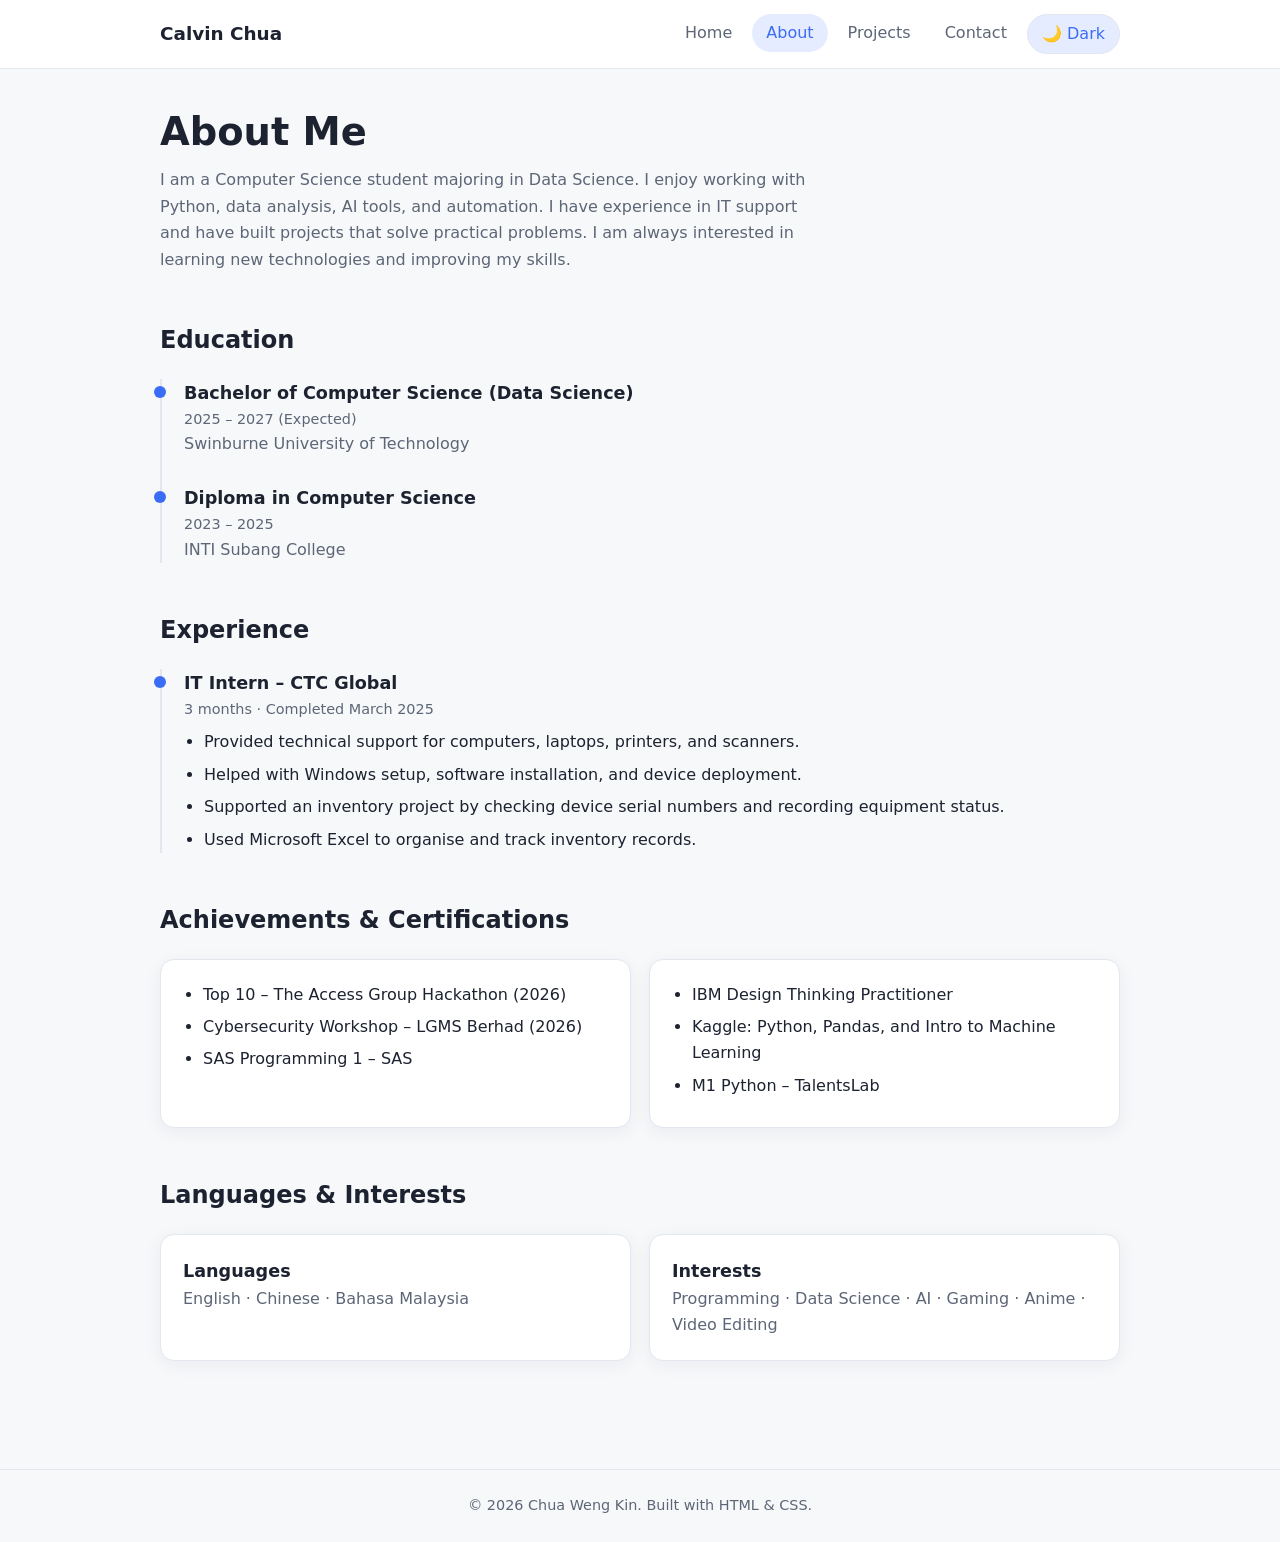
<file: about.html>
<!DOCTYPE html>
<html lang="en">
<head>
    <meta charset="UTF-8">
    <meta name="viewport" content="width=device-width, initial-scale=1">
    <meta name="description" content="Learn more about Calvin Chua, a Computer Science student majoring in Data Science, including his education, experience, and skills.">
    <title>About | Calvin Chua</title>
    <link rel="stylesheet" href="resources/style.css">
    <script src="resources/theme.js" defer></script>
</head>
<body>
    <header>
        <nav class="nav">
            <a class="logo" href="index.html">Calvin Chua</a>
            <ul>
                <li><a href="index.html">Home</a></li>
                <li><a class="active" href="about.html">About</a></li>
                <li><a href="projects.html">Projects</a></li>
                <li><a href="contact.html">Contact</a></li>
                <li><button id="theme-toggle" type="button">🌙 Dark</button></li>
            </ul>
        </nav>
    </header>

    <main>
        <section>
            <h1>About Me</h1>
            <p class="muted" style="margin-top:12px; max-width:65ch;">
                I am a Computer Science student majoring in Data Science.
                I enjoy working with Python, data analysis, AI tools, and automation.
                I have experience in IT support and have built projects that solve
                practical problems. I am always interested in learning new technologies
                and improving my skills.
            </p>
        </section>

        <section>
            <h2>Education</h2>
            <div class="timeline">
                <div class="timeline-item">
                    <h3>Bachelor of Computer Science (Data Science)</h3>
                    <div class="date">2025 – 2027 (Expected)</div>
                    <p class="muted">Swinburne University of Technology</p>
                </div>

                <div class="timeline-item">
                    <h3>Diploma in Computer Science</h3>
                    <div class="date">2023 – 2025</div>
                    <p class="muted">INTI Subang College</p>
                </div>
            </div>
        </section>

        <section>
            <h2>Experience</h2>
            <div class="timeline">
                <div class="timeline-item">
                    <h3>IT Intern – CTC Global</h3>
                    <div class="date">3 months · Completed March 2025</div>
                    <ul class="list">
                        <li>Provided technical support for computers, laptops, printers, and scanners.</li>
                        <li>Helped with Windows setup, software installation, and device deployment.</li>
                        <li>Supported an inventory project by checking device serial numbers and recording equipment status.</li>
                        <li>Used Microsoft Excel to organise and track inventory records.</li>
                    </ul>
                </div>
            </div>
        </section>

        <section>
            <h2>Achievements &amp; Certifications</h2>
            <div class="grid grid-2">
                <div class="card">
                    <ul class="list">
                        <li>Top 10 – The Access Group Hackathon (2026)</li>
                        <li>Cybersecurity Workshop – LGMS Berhad (2026)</li>
                        <li>SAS Programming 1 – SAS</li>
                    </ul>
                </div>

                <div class="card">
                    <ul class="list">
                        <li>IBM Design Thinking Practitioner</li>
                        <li>Kaggle: Python, Pandas, and Intro to Machine Learning</li>
                        <li>M1 Python – TalentsLab</li>
                    </ul>
                </div>
            </div>
        </section>

        <section>
            <h2>Languages &amp; Interests</h2>
            <div class="grid grid-2">
                <div class="card">
                    <h3>Languages</h3>
                    <p class="muted">English · Chinese · Bahasa Malaysia</p>
                </div>

                <div class="card">
                    <h3>Interests</h3>
                    <p class="muted">
                        Programming · Data Science · AI · Gaming · Anime · Video Editing
                    </p>
                </div>
            </div>
        </section>
    </main>

    <footer>&copy; 2026 Chua Weng Kin. Built with HTML &amp; CSS.</footer>
</body>
</html>
</file>
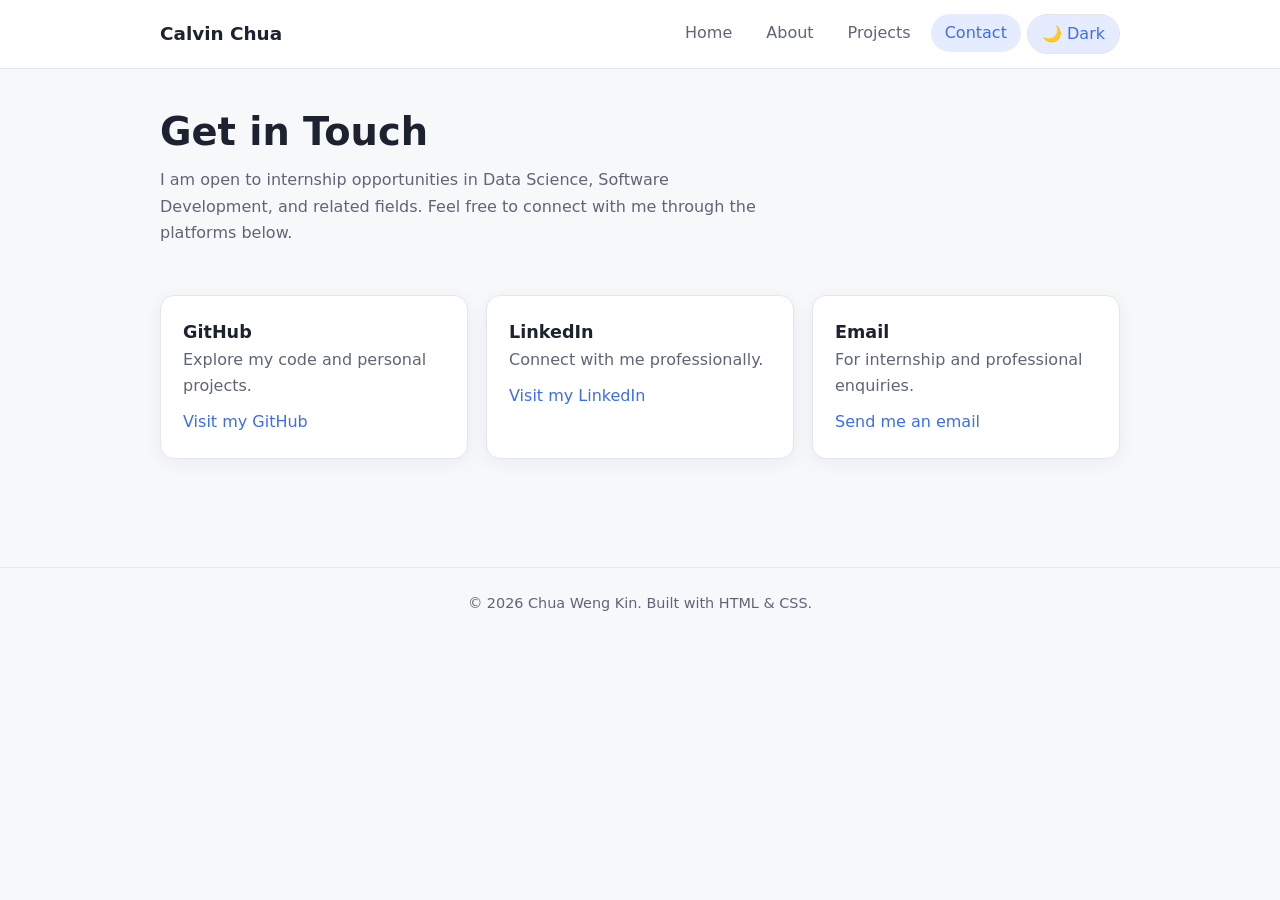
<file: contact.html>
<!DOCTYPE html>
<html lang="en">
<head>
    <meta charset="UTF-8">
    <meta name="viewport" content="width=device-width, initial-scale=1">
    <meta name="description" content="Contact Calvin Chua through GitHub, LinkedIn, or email.">
    <title>Contact | Calvin Chua</title>
    <link rel="stylesheet" href="resources/style.css">
    <script src="resources/theme.js" defer></script>
</head>
<body>
    <header>
        <nav class="nav">
            <a class="logo" href="index.html">Calvin Chua</a>
            <ul>
                <li><a href="index.html">Home</a></li>
                <li><a href="about.html">About</a></li>
                <li><a href="projects.html">Projects</a></li>
                <li><a class="active" href="contact.html">Contact</a></li>
                <li><button id="theme-toggle" type="button">🌙 Dark</button></li>
            </ul>
        </nav>
    </header>

    <main>
        <section>
            <h1>Get in Touch</h1>
            <p class="muted" style="margin-top:12px; max-width:60ch;">
                I am open to internship opportunities in Data Science,
                Software Development, and related fields.
                Feel free to connect with me through the platforms below.
            </p>
        </section>

        <section>
            <div class="grid grid-2">
                <div class="card">
                    <h3>GitHub</h3>
                    <p class="muted">Explore my code and personal projects.</p>
                    <p style="margin-top:10px;">
                        <a href="https://github.com/wkinc"
                           target="_blank" rel="noopener noreferrer">
                            Visit my GitHub
                        </a>
                    </p>
                </div>

                <div class="card">
                    <h3>LinkedIn</h3>
                    <p class="muted">Connect with me professionally.</p>
                    <p style="margin-top:10px;">
                        <a href="https://www.linkedin.com/in/chua-weng-kin-672b73333/"
                           target="_blank" rel="noopener noreferrer">
                            Visit my LinkedIn
                        </a>
                    </p>
                </div>

                <div class="card">
                    <h3>Email</h3>
                    <p class="muted">For internship and professional enquiries.</p>
                    <p style="margin-top:10px;">
                        <a href="mailto:wkinchua05@gmail.com">
                            Send me an email
                        </a>
                    </p>
                </div>
            </div>
        </section>
    </main>

    <footer>&copy; 2026 Chua Weng Kin. Built with HTML &amp; CSS.</footer>
</body>
</html>
</file>
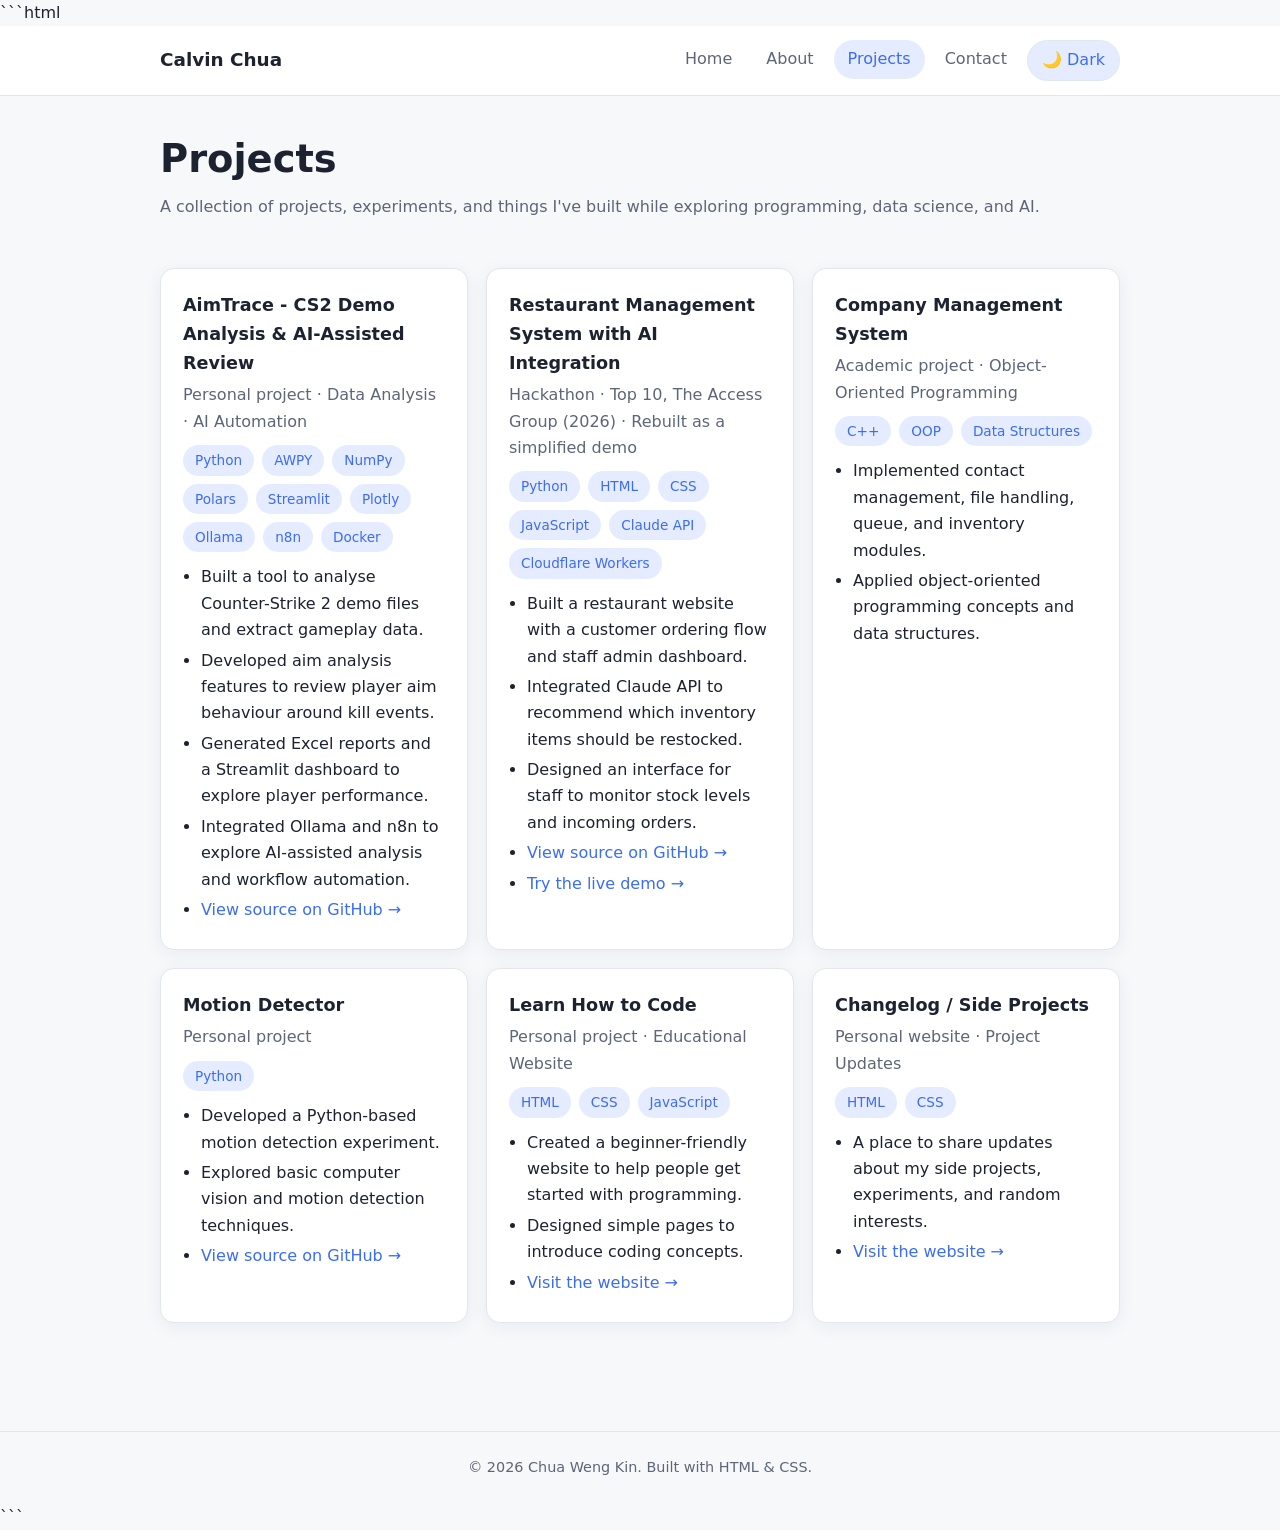
<file: projects.html>
```html
<!DOCTYPE html>
<html lang="en">
<head>
    <meta charset="UTF-8">
    <meta name="viewport" content="width=device-width, initial-scale=1">
    <title>Projects | Chua Weng Kin</title>
    <link rel="stylesheet" href="resources/style.css">
    <script src="resources/theme.js"></script>
</head>
<body>
    <header>
        <nav class="nav">
            <a class="logo" href="index.html">Calvin Chua</a>
            <ul>
                <li><a href="index.html">Home</a></li>
                <li><a href="about.html">About</a></li>
                <li><a class="active" href="projects.html">Projects</a></li>
                <li><a href="contact.html">Contact</a></li>
                <li><button id="theme-toggle" type="button">🌙 Dark</button></li>
            </ul>
        </nav>
    </header>

    <main>
        <section>
            <h1>Projects</h1>
            <p class="muted" style="margin-top:12px;">
                A collection of projects, experiments, and things I've built while exploring programming, data science, and AI.
            </p>
        </section>

        <section>
            <div class="grid grid-2">

                <!-- AimTrace -->
                <article class="card project">
                    <h3>AimTrace - CS2 Demo Analysis & AI-Assisted Review</h3>
                    <p class="muted">Personal project · Data Analysis · AI Automation</p>
                    <div class="chips">
                        <span class="chip">Python</span>
                        <span class="chip">AWPY</span>
                        <span class="chip">NumPy</span>
                        <span class="chip">Polars</span>
                        <span class="chip">Streamlit</span>
                        <span class="chip">Plotly</span>
                        <span class="chip">Ollama</span>
                        <span class="chip">n8n</span>
                        <span class="chip">Docker</span>
                    </div>
                    <ul>
                        <li>Built a tool to analyse Counter-Strike 2 demo files and extract gameplay data.</li>
                        <li>Developed aim analysis features to review player aim behaviour around kill events.</li>
                        <li>Generated Excel reports and a Streamlit dashboard to explore player performance.</li>
                        <li>Integrated Ollama and n8n to explore AI-assisted analysis and workflow automation.</li>
                        <li><a href="https://github.com/wkinc/aimtrace-cs2" target="_blank" rel="noopener">View source on GitHub →</a></li>
                    </ul>
                </article>

                <!-- Restaurant Management System -->
                <article class="card project">
                    <h3>Restaurant Management System with AI Integration</h3>
                    <p class="muted">Hackathon · Top 10, The Access Group (2026) · Rebuilt as a simplified demo</p>
                    <div class="chips">
                        <span class="chip">Python</span>
                        <span class="chip">HTML</span>
                        <span class="chip">CSS</span>
                        <span class="chip">JavaScript</span>
                        <span class="chip">Claude API</span>
                        <span class="chip">Cloudflare Workers</span>
                    </div>
                    <ul>
                        <li>Built a restaurant website with a customer ordering flow and staff admin dashboard.</li>
                        <li>Integrated Claude API to recommend which inventory items should be restocked.</li>
                        <li>Designed an interface for staff to monitor stock levels and incoming orders.</li>
                        <li><a href="https://github.com/wkinc/restaurant-project---Rebuild" target="_blank" rel="noopener">View source on GitHub →</a></li>
                        <li><a href="https://wkinc.github.io/restaurant-project---Rebuild/" target="_blank" rel="noopener">Try the live demo →</a></li>
                    </ul>
                </article>

                <!-- Company Management System -->
                <article class="card project">
                    <h3>Company Management System</h3>
                    <p class="muted">Academic project · Object-Oriented Programming</p>
                    <div class="chips">
                        <span class="chip">C++</span>
                        <span class="chip">OOP</span>
                        <span class="chip">Data Structures</span>
                    </div>
                    <ul>
                        <li>Implemented contact management, file handling, queue, and inventory modules.</li>
                        <li>Applied object-oriented programming concepts and data structures.</li>
                    </ul>
                </article>

                <!-- Motion Detector -->
                <article class="card project">
                    <h3>Motion Detector</h3>
                    <p class="muted">Personal project</p>
                    <div class="chips">
                        <span class="chip">Python</span>
                    </div>
                    <ul>
                        <li>Developed a Python-based motion detection experiment.</li>
                        <li>Explored basic computer vision and motion detection techniques.</li>
                        <li><a href="https://github.com/wkinc/Motion_Detector" target="_blank" rel="noopener">View source on GitHub →</a></li>
                    </ul>
                </article>

                <!-- Learn How to Code -->
                <article class="card project">
                    <h3>Learn How to Code</h3>
                    <p class="muted">Personal project · Educational Website</p>
                    <div class="chips">
                        <span class="chip">HTML</span>
                        <span class="chip">CSS</span>
                        <span class="chip">JavaScript</span>
                    </div>
                    <ul>
                        <li>Created a beginner-friendly website to help people get started with programming.</li>
                        <li>Designed simple pages to introduce coding concepts.</li>
                        <li><a href="https://wkinc.github.io/learncode" target="_blank" rel="noopener">Visit the website →</a></li>
                    </ul>
                </article>

                <!-- Changelog Website -->
                <article class="card project">
                    <h3>Changelog / Side Projects</h3>
                    <p class="muted">Personal website · Project Updates</p>
                    <div class="chips">
                        <span class="chip">HTML</span>
                        <span class="chip">CSS</span>
                    </div>
                    <ul>
                        <li>A place to share updates about my side projects, experiments, and random interests.</li>
                        <li><a href="https://wkinc.github.io/random-thing/" target="_blank" rel="noopener">Visit the website →</a></li>
                    </ul>
                </article>

            </div>
        </section>
    </main>

    <footer>&copy; 2026 Chua Weng Kin. Built with HTML &amp; CSS.</footer>
</body>
</html>
```
</file>
<file: resources/style.css>
:root {
  --bg: #f7f8fa;
  --surface: #ffffff;
  --text: #1c2230;
  --muted: #5d6677;
  --accent: #3b6cf6;
  --accent-soft: #e6ecff;
  --border: #e2e6ee;
  --radius: 14px;
  --shadow: 0 4px 18px rgba(20, 30, 60, 0.06);
}

:root[data-theme="dark"] {
  --bg: #0f131b;
  --surface: #171c27;
  --text: #e8ecf4;
  --muted: #9aa4b8;
  --accent: #7b9cff;
  --accent-soft: #212a44;
  --border: #262d3c;
  --shadow: 0 4px 18px rgba(0, 0, 0, 0.35);
}

* { box-sizing: border-box; margin: 0; padding: 0; }

html { scroll-behavior: smooth; }

body {
  font-family: system-ui, -apple-system, "Segoe UI", Roboto, sans-serif;
  background: var(--bg);
  color: var(--text);
  line-height: 1.65;
}

a { color: var(--accent); text-decoration: none; }
a:hover { text-decoration: underline; }

/* ---------- Header / Nav ---------- */
header {
  position: sticky;
  top: 0;
  z-index: 10;
  background: var(--surface);
  border-bottom: 1px solid var(--border);
}

.nav {
  max-width: 1000px;
  margin: 0 auto;
  padding: 14px 20px;
  display: flex;
  align-items: center;
  justify-content: space-between;
  flex-wrap: wrap;
  gap: 10px;
}

.logo { font-weight: 700; font-size: 1.15rem; color: var(--text); }
.logo:hover { text-decoration: none; }

.nav ul { list-style: none; display: flex; gap: 6px; flex-wrap: wrap; }

.nav ul a {
  display: block;
  padding: 6px 14px;
  border-radius: 999px;
  color: var(--muted);
  font-weight: 500;
}

.nav ul a:hover { background: var(--accent-soft); text-decoration: none; }
.nav ul a.active { background: var(--accent-soft); color: var(--accent); }

/* ---------- Layout ---------- */
main { max-width: 1000px; margin: 0 auto; padding: 40px 20px 60px; }

section { margin-bottom: 48px; }

h1 { font-size: 2.4rem; line-height: 1.2; }
h2 { font-size: 1.5rem; margin-bottom: 18px; }
h3 { font-size: 1.1rem; }

.muted { color: var(--muted); }

.card {
  background: var(--surface);
  border: 1px solid var(--border);
  border-radius: var(--radius);
  padding: 22px;
  box-shadow: var(--shadow);
}

.grid { display: grid; gap: 18px; }
.grid-2 { grid-template-columns: repeat(auto-fit, minmax(280px, 1fr)); }
.grid-3 { grid-template-columns: repeat(auto-fit, minmax(220px, 1fr)); }

/* ---------- Theme toggle ---------- */
#theme-toggle {
  background: var(--accent-soft);
  color: var(--accent);
  border: 1px solid var(--border);
  border-radius: 999px;
  padding: 6px 14px;
  font: inherit;
  font-weight: 500;
  cursor: pointer;
}
#theme-toggle:hover { opacity: 0.85; }

/* ---------- Hero ---------- */
.hero {
  display: flex;
  align-items: center;
  gap: 40px;
  flex-wrap: wrap;
}

.hero-text { flex: 1 1 340px; }
.hero-text .tag {
  display: inline-block;
  background: var(--accent-soft);
  color: var(--accent);
  padding: 4px 12px;
  border-radius: 999px;
  font-size: 0.85rem;
  font-weight: 600;
  margin-bottom: 14px;
}
.hero-text p { margin: 16px 0 24px; color: var(--muted); max-width: 55ch; }

.hero img {
  width: 200px;
  height: 200px;
  border-radius: 50%;
  object-fit: cover;
  border: 4px solid var(--accent-soft);
  box-shadow: var(--shadow);
}

/* ---------- Buttons ---------- */
.btn {
  display: inline-block;
  padding: 10px 20px;
  border-radius: 10px;
  font-weight: 600;
  border: 1px solid var(--accent);
  margin-right: 8px;
}
.btn-primary { background: var(--accent); color: #fff; }
.btn-primary:hover { opacity: 0.9; text-decoration: none; }
.btn-outline { color: var(--accent); }
.btn-outline:hover { background: var(--accent-soft); text-decoration: none; }

/* ---------- Chips ---------- */
.chips { display: flex; flex-wrap: wrap; gap: 8px; margin-top: 10px; }
.chip {
  background: var(--accent-soft);
  color: var(--accent);
  padding: 4px 12px;
  border-radius: 999px;
  font-size: 0.85rem;
  font-weight: 500;
}

/* ---------- Timeline (education / experience) ---------- */
.timeline { border-left: 2px solid var(--border); padding-left: 22px; }
.timeline-item { position: relative; margin-bottom: 26px; }
.timeline-item::before {
  content: "";
  position: absolute;
  left: -30px;
  top: 7px;
  width: 12px;
  height: 12px;
  border-radius: 50%;
  background: var(--accent);
}
.timeline-item .date { color: var(--muted); font-size: 0.9rem; }
.timeline-item ul { margin: 8px 0 0 18px; }

ul.list { margin-left: 20px; }
ul.list li { margin-bottom: 6px; }

/* ---------- Project cards ---------- */
.project h3 { margin-bottom: 4px; }
.project ul { margin: 12px 0 0 18px; }
.project li { margin-bottom: 4px; }

/* ---------- Footer ---------- */
footer {
  text-align: center;
  padding: 24px 20px;
  color: var(--muted);
  border-top: 1px solid var(--border);
  font-size: 0.9rem;
}

@media (max-width: 600px) {
  h1 { font-size: 1.9rem; }
  .hero { justify-content: center; text-align: center; }
  .hero-text p { margin-left: auto; margin-right: auto; }
}
</file>
